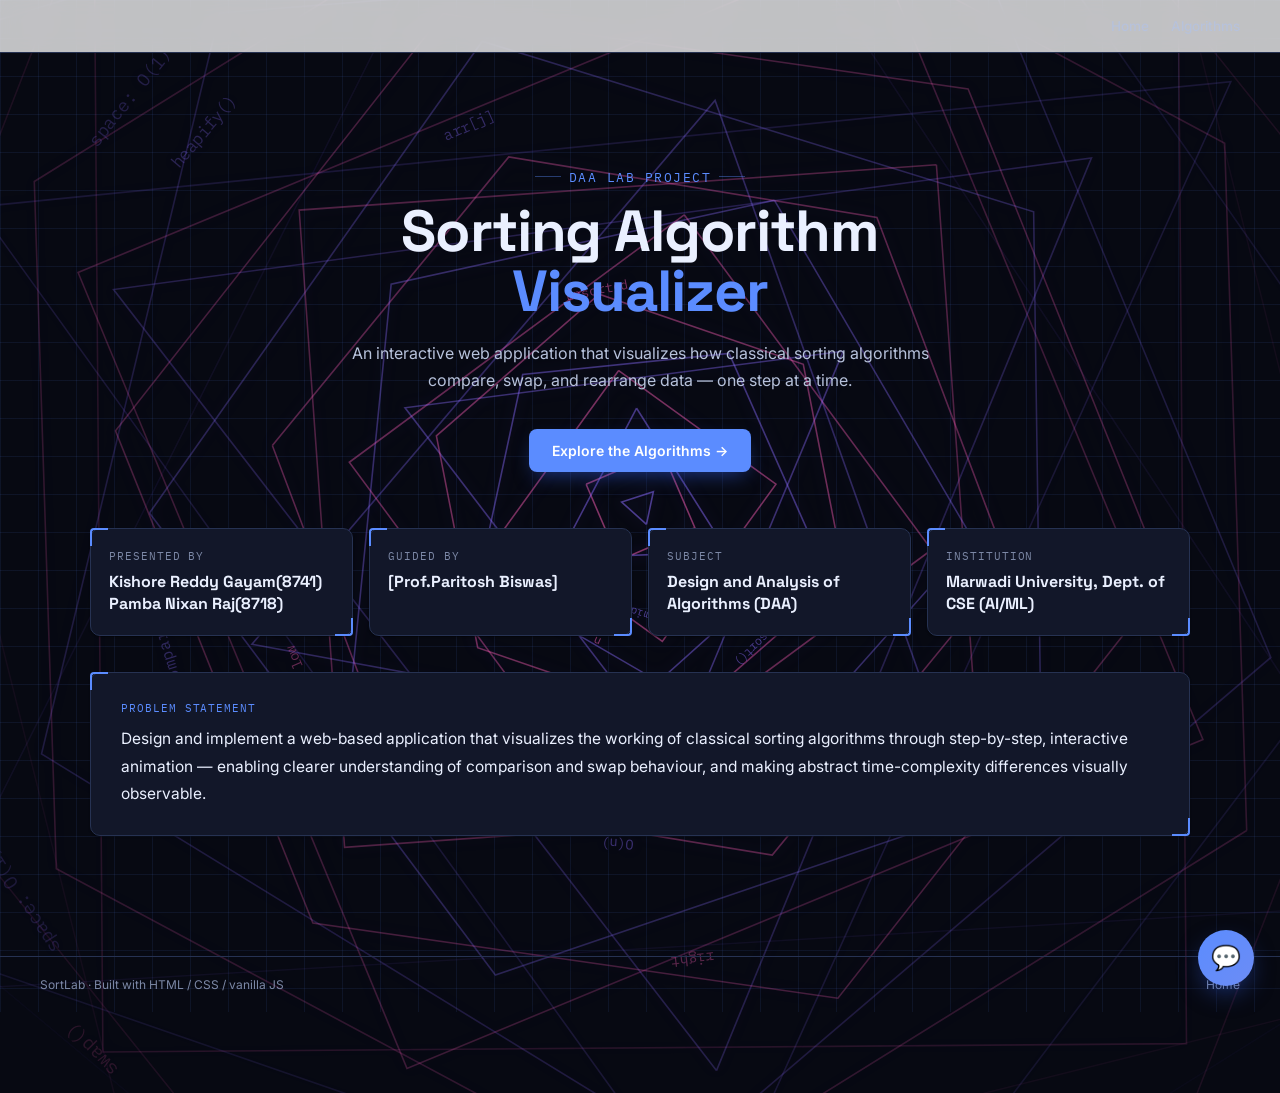
<file: index.html>
<!DOCTYPE html>
<html lang="en">
<head>
<meta charset="UTF-8">
<meta name="viewport" content="width=device-width, initial-scale=1.0">
<title>Sorting Algorithm Visualizer</title>
<link rel="preconnect" href="https://fonts.googleapis.com">
<link rel="preconnect" href="https://fonts.gstatic.com" crossorigin>
<link href="https://fonts.googleapis.com/css2?family=Space+Grotesk:wght@500;600;700&family=Inter:wght@400;500;600&family=IBM+Plex+Mono:wght@400;500;600&display=swap" rel="stylesheet">
<link rel="stylesheet" href="assets/style.css">
<script src="assets/data.js"></script>
<script>
  window.addEventListener('DOMContentLoaded', () => {
    document.getElementById('psText').textContent = PROJECT_INFO.problemStatement;
    document.getElementById('vStudent').textContent = PROJECT_INFO.studentName;
    document.getElementById('vFaculty').textContent = PROJECT_INFO.facultyName;
    document.getElementById('vSubject').textContent = PROJECT_INFO.subject;
    document.getElementById('vInstitution').textContent = PROJECT_INFO.institution;
  });
</script>
</head>
<body>

  <div class="bgfx-layer" id="bgfxLayer"></div>
  <div class="page-transition-overlay" id="ptOverlay"></div>

  <header class="site-header">
    <div></div>
    <nav class="nav-links">
      <a href="index.html">Home</a>
      <a href="algorithms.html">Algorithms</a>
    </nav>
  </header>

  <main class="page">
    <section class="cover-hero">
      <div class="cover-eyebrow">DAA Lab Project</div>
      <h1 class="cover-title">Sorting Algorithm<br><span class="accent">Visualizer</span></h1>
      <p class="cover-sub">An interactive web application that visualizes how classical sorting algorithms compare, swap, and rearrange data — one step at a time.</p>
      <div class="cover-actions">
        <a href="algorithms.html" class="btn btn-primary">Explore the Algorithms →</a>
      </div>

      <div class="info-grid">
        <div class="blueprint-panel info-card">
          <div class="label">Presented By</div>
          <div class="value" id="vStudent">—</div>
        </div>
        <div class="blueprint-panel info-card">
          <div class="label">Guided By</div>
          <div class="value" id="vFaculty">—</div>
        </div>
        <div class="blueprint-panel info-card">
          <div class="label">Subject</div>
          <div class="value" id="vSubject">—</div>
        </div>
        <div class="blueprint-panel info-card">
          <div class="label">Institution</div>
          <div class="value" id="vInstitution">—</div>
        </div>
      </div>

      <div class="blueprint-panel statement-panel">
        <div class="label">Problem Statement</div>
        <p id="psText">Loading…</p>
      </div>
    </section>
  </main>

  <footer class="site-footer">
    <span>SortLab · Built with HTML / CSS / vanilla JS</span>
    <span>Home</span>
  </footer>

  <!-- ---------------- SortLab assistant (rule-based, client-side chatbot) ---------------- -->
  <button class="chat-fab" id="chatFab" aria-label="Open SortLab assistant">💬</button>
  <div class="chat-window" id="chatWindow">
    <div class="chat-header">
      <div>
        <div class="title">SortLab Assistant</div>
        <div class="sub">ask about any algorithm</div>
      </div>
      <button class="chat-close" id="chatClose" aria-label="Close">✕</button>
    </div>
    <div class="chat-messages" id="chatMessages"></div>
    <div class="chat-suggestions" id="chatSuggestions"></div>
    <div class="chat-input-row">
      <input type="text" id="chatInput" placeholder="Ask a question or type an algorithm name…" autocomplete="off">
      <button id="chatSend">Send</button>
    </div>
  </div>

  <script src="assets/chatbot.js"></script>
  <script src="assets/tunnelfx.js"></script>
<script src="assets/bgfx.js"></script>
  <script src="assets/transitions.js"></script>
</body>
</html>
</file>
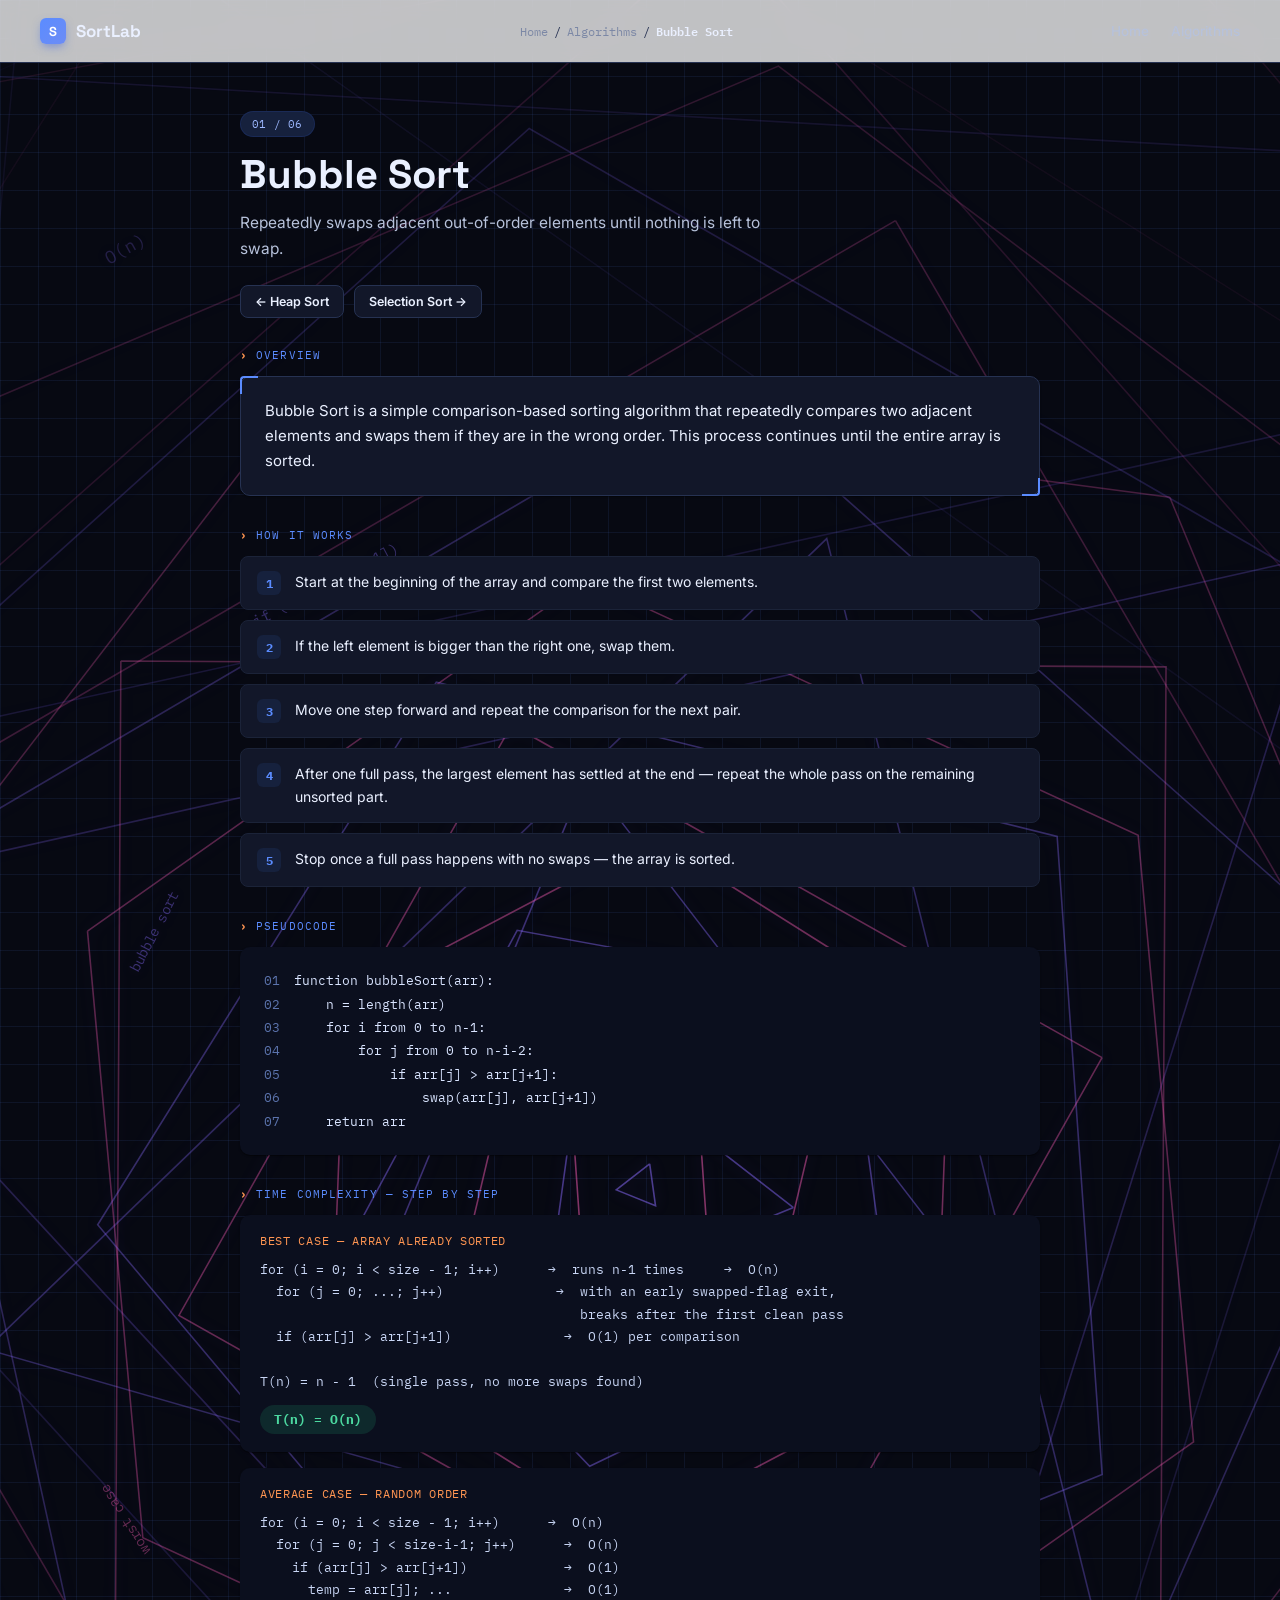
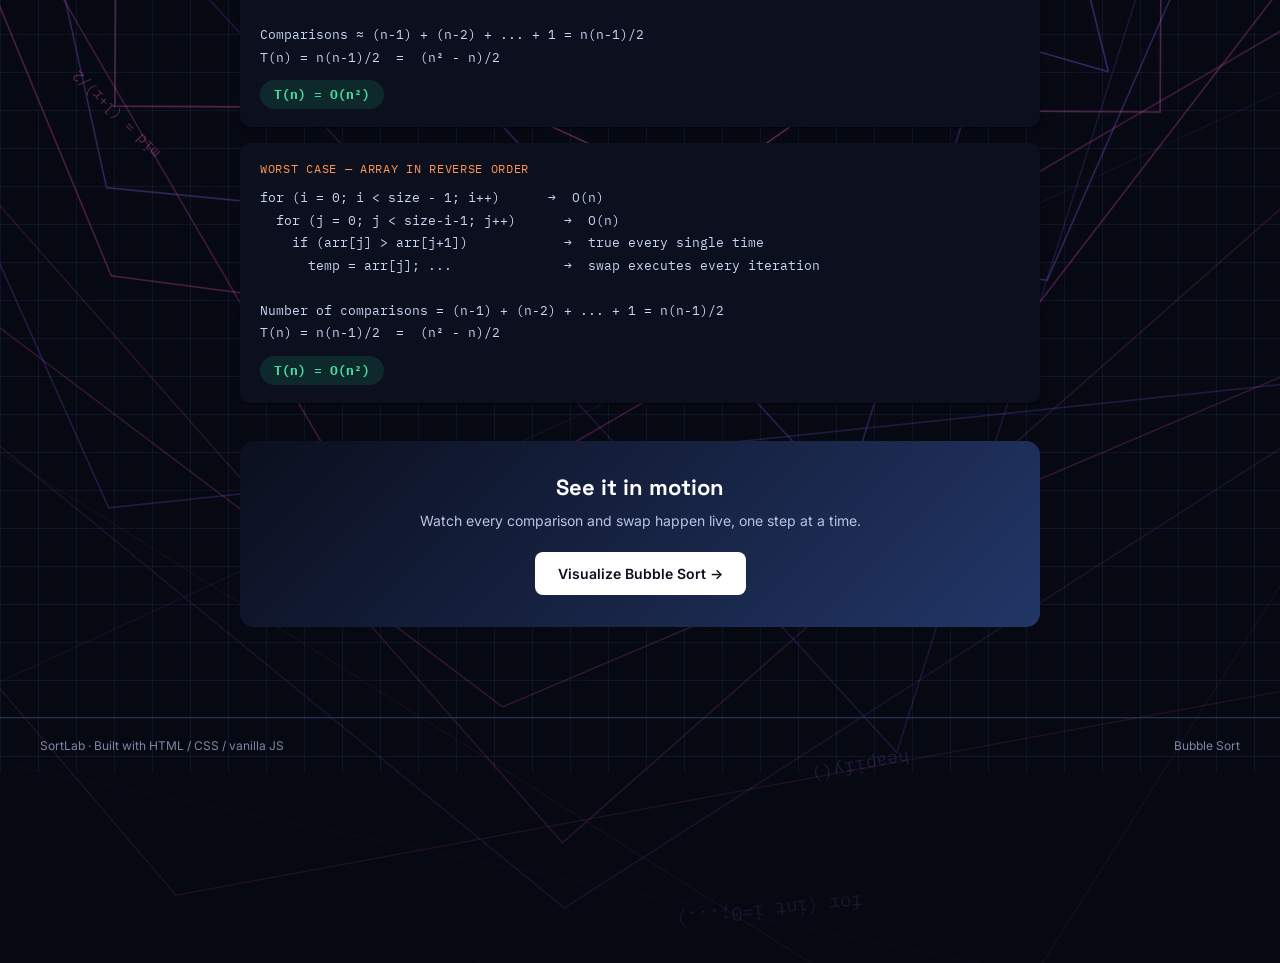
<file: algorithm.html>
<!DOCTYPE html>
<html lang="en">
<head>
<meta charset="UTF-8">
<meta name="viewport" content="width=device-width, initial-scale=1.0">
<title>Algorithm Detail — SortLab</title>
<link rel="preconnect" href="https://fonts.googleapis.com">
<link rel="preconnect" href="https://fonts.gstatic.com" crossorigin>
<link href="https://fonts.googleapis.com/css2?family=Space+Grotesk:wght@500;600;700&family=Inter:wght@400;500;600&family=IBM+Plex+Mono:wght@400;500;600&display=swap" rel="stylesheet">
<link rel="stylesheet" href="assets/style.css">
</head>
<body>

  <div class="bgfx-layer" id="bgfxLayer"></div>
  <div class="page-transition-overlay" id="ptOverlay"></div>

  <header class="site-header">
    <div class="logo"><span class="mark">S</span> SortLab</div>
    <div class="breadcrumb">
      <a href="index.html">Home</a><span class="sep">/</span>
      <a href="algorithms.html">Algorithms</a><span class="sep">/</span>
      <span class="current" id="crumbName">…</span>
    </div>
    <nav class="nav-links">
      <a href="index.html">Home</a>
      <a href="algorithms.html">Algorithms</a>
    </nav>
  </header>

  <main class="page page-narrow" id="content">
    <!-- filled by script -->
  </main>

  <footer class="site-footer">
    <span>SortLab · Built with HTML / CSS / vanilla JS</span>
    <span id="footTag">—</span>
  </footer>

<script src="assets/data.js"></script>
<script>
  function getAlgoSlug(){
    const params = new URLSearchParams(window.location.search);
    const slug = params.get('algo');
    return (slug && ALGO_DATA[slug]) ? slug : 'bubble';
  }

  window.addEventListener('DOMContentLoaded', () => {
    const slug = getAlgoSlug();
    const algo = ALGO_DATA[slug];
    document.title = `${algo.name} — SortLab`;
    document.getElementById('crumbName').textContent = algo.name;
    document.getElementById('footTag').textContent = algo.name;

    const idx = ALGO_LIST.indexOf(slug);
    const prevSlug = ALGO_LIST[(idx - 1 + ALGO_LIST.length) % ALGO_LIST.length];
    const nextSlug = ALGO_LIST[(idx + 1) % ALGO_LIST.length];

    const howStepsHtml = algo.howItWorks.map((step, i) => `
      <li>
        <span class="num">${i+1}</span>
        <span class="text">${step}</span>
      </li>
    `).join('');

    const derivOrder = ['best','avg','worst'];
    const deriv = algo.complexityDerivation || {};
    const derivHtml = derivOrder.map(k => {
      const d = deriv[k];
      if (!d) return '';
      return `
        <div class="deriv-block">
          <div class="deriv-label">${escapeHtml(d.label)}</div>
          <div class="deriv-lines">${d.lines.map(escapeHtml).join('\n')}</div>
          <div class="deriv-result">${escapeHtml(d.result)}</div>
        </div>`;
    }).join('');

    document.getElementById('content').innerHTML = `
      <div class="detail-hero">
        <div>
          <span class="pill">0${idx+1} / 06</span>
          <h1 style="margin-top:12px;">${algo.name}</h1>
          <p class="tagline">${algo.tagline}</p>
        </div>
        <div style="display:flex; gap:10px;">
          <a href="algorithm.html?algo=${prevSlug}" class="btn btn-outline btn-sm">← ${ALGO_DATA[prevSlug].name}</a>
          <a href="algorithm.html?algo=${nextSlug}" class="btn btn-outline btn-sm">${ALGO_DATA[nextSlug].name} →</a>
        </div>
      </div>

      <div class="section-block">
        <div class="label">Overview</div>
        <div class="blueprint-panel" style="padding:22px 24px;">
          <p style="color:var(--ink); font-size:15px;">${algo.description}</p>
        </div>
      </div>

      <div class="section-block">
        <div class="label">How It Works</div>
        <ul class="how-steps">${howStepsHtml}</ul>
      </div>

      <div class="section-block">
        <div class="label">Pseudocode</div>
        <div class="pseudocode">${algo.pseudocode.split('\n').map((line,i)=>`<span class="ln">${String(i+1).padStart(2,'0')}</span>${escapeHtml(line)}`).join('\n')}</div>
      </div>

      <div class="section-block">
        <div class="label">Time Complexity — Step by Step</div>
        <div class="deriv-grid">${derivHtml}</div>
      </div>

      <div class="detail-cta">
        <h2>See it in motion</h2>
        <p>Watch every comparison and swap happen live, one step at a time.</p>
        <a href="visualizer.html?algo=${slug}" class="btn btn-primary">Visualize ${algo.name} →</a>
      </div>
    `;
  });

  function escapeHtml(str){
    return str.replace(/&/g,'&amp;').replace(/</g,'&lt;').replace(/>/g,'&gt;');
  }
</script>

<script src="assets/tunnelfx.js"></script>
<script src="assets/bgfx.js"></script>
<script src="assets/transitions.js"></script>
</body>
</html>
</file>
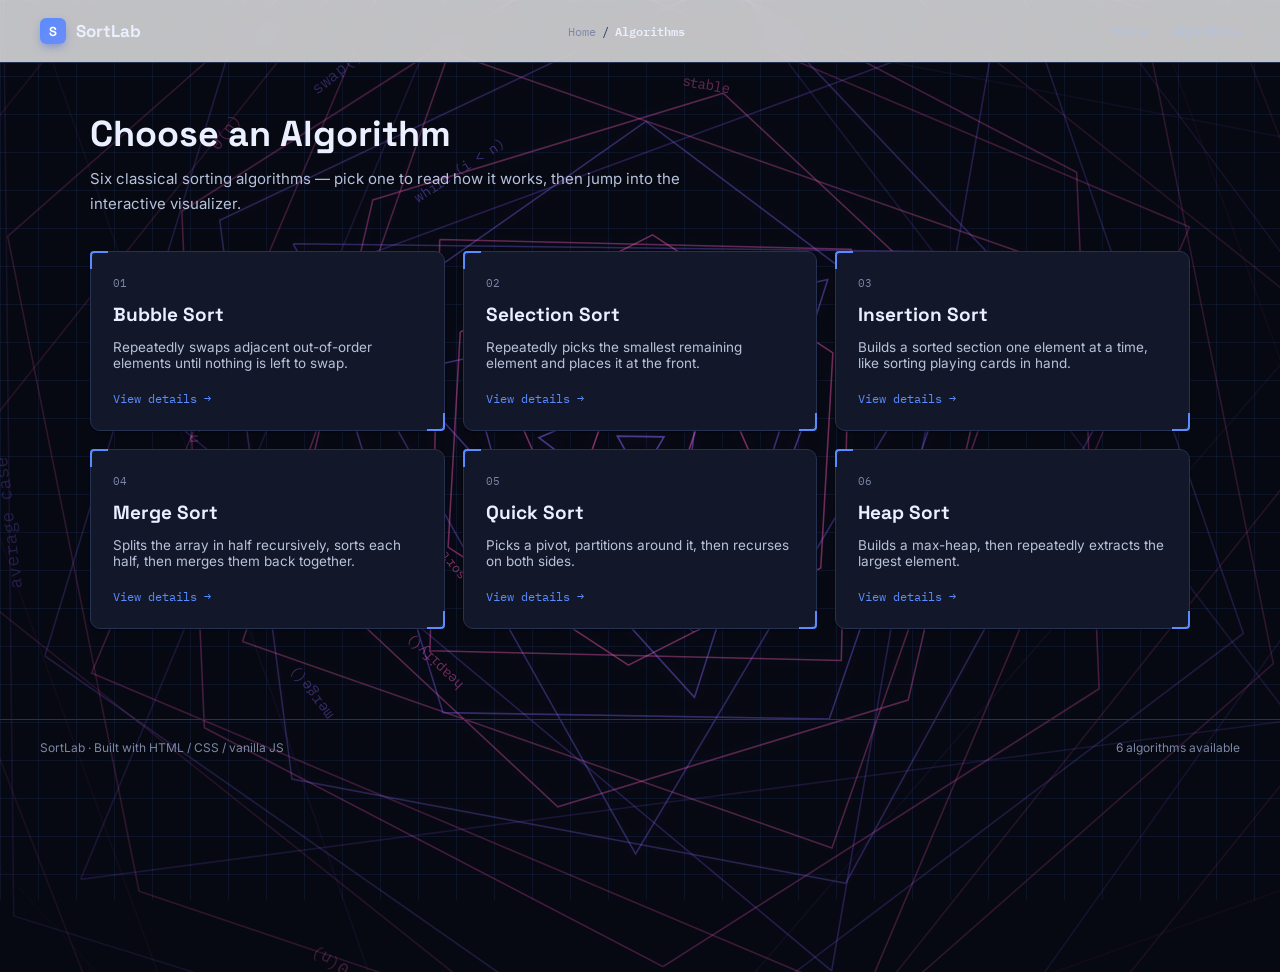
<file: algorithms.html>
<!DOCTYPE html>
<html lang="en">
<head>
<meta charset="UTF-8">
<meta name="viewport" content="width=device-width, initial-scale=1.0">
<title>Algorithms — SortLab</title>
<link rel="preconnect" href="https://fonts.googleapis.com">
<link rel="preconnect" href="https://fonts.gstatic.com" crossorigin>
<link href="https://fonts.googleapis.com/css2?family=Space+Grotesk:wght@500;600;700&family=Inter:wght@400;500;600&family=IBM+Plex+Mono:wght@400;500;600&display=swap" rel="stylesheet">
<link rel="stylesheet" href="assets/style.css">
</head>
<body>

  <div class="bgfx-layer" id="bgfxLayer"></div>
  <div class="page-transition-overlay" id="ptOverlay"></div>

  <header class="site-header">
    <div class="logo"><span class="mark">S</span> SortLab</div>
    <div class="breadcrumb">
      <a href="index.html">Home</a><span class="sep">/</span><span class="current">Algorithms</span>
    </div>
    <nav class="nav-links">
      <a href="index.html">Home</a>
      <a href="algorithms.html">Algorithms</a>
    </nav>
  </header>

  <main class="page">
    <div class="page-heading">
      <h1>Choose an Algorithm</h1>
      <p>Six classical sorting algorithms — pick one to read how it works, then jump into the interactive visualizer.</p>
    </div>

    <div class="algo-grid" id="algoGrid"></div>
  </main>

  <footer class="site-footer">
    <span>SortLab · Built with HTML / CSS / vanilla JS</span>
    <span>6 algorithms available</span>
  </footer>

<script src="assets/data.js"></script>
<script>
  window.addEventListener('DOMContentLoaded', () => {
    const grid = document.getElementById('algoGrid');
    ALGO_LIST.forEach((slug, idx) => {
      const algo = ALGO_DATA[slug];
      const card = document.createElement('a');
      card.href = `algorithm.html?algo=${slug}`;
      card.className = 'blueprint-panel algo-card';
      card.innerHTML = `
        <div class="index">0${idx+1}</div>
        <h3>${algo.name}</h3>
        <div class="tagline">${algo.tagline}</div>
        <div class="go">View details →</div>
      `;
      grid.appendChild(card);
    });
  });
</script>

<script src="assets/tunnelfx.js"></script>
<script src="assets/bgfx.js"></script>
<script src="assets/transitions.js"></script>
</body>
</html>
</file>
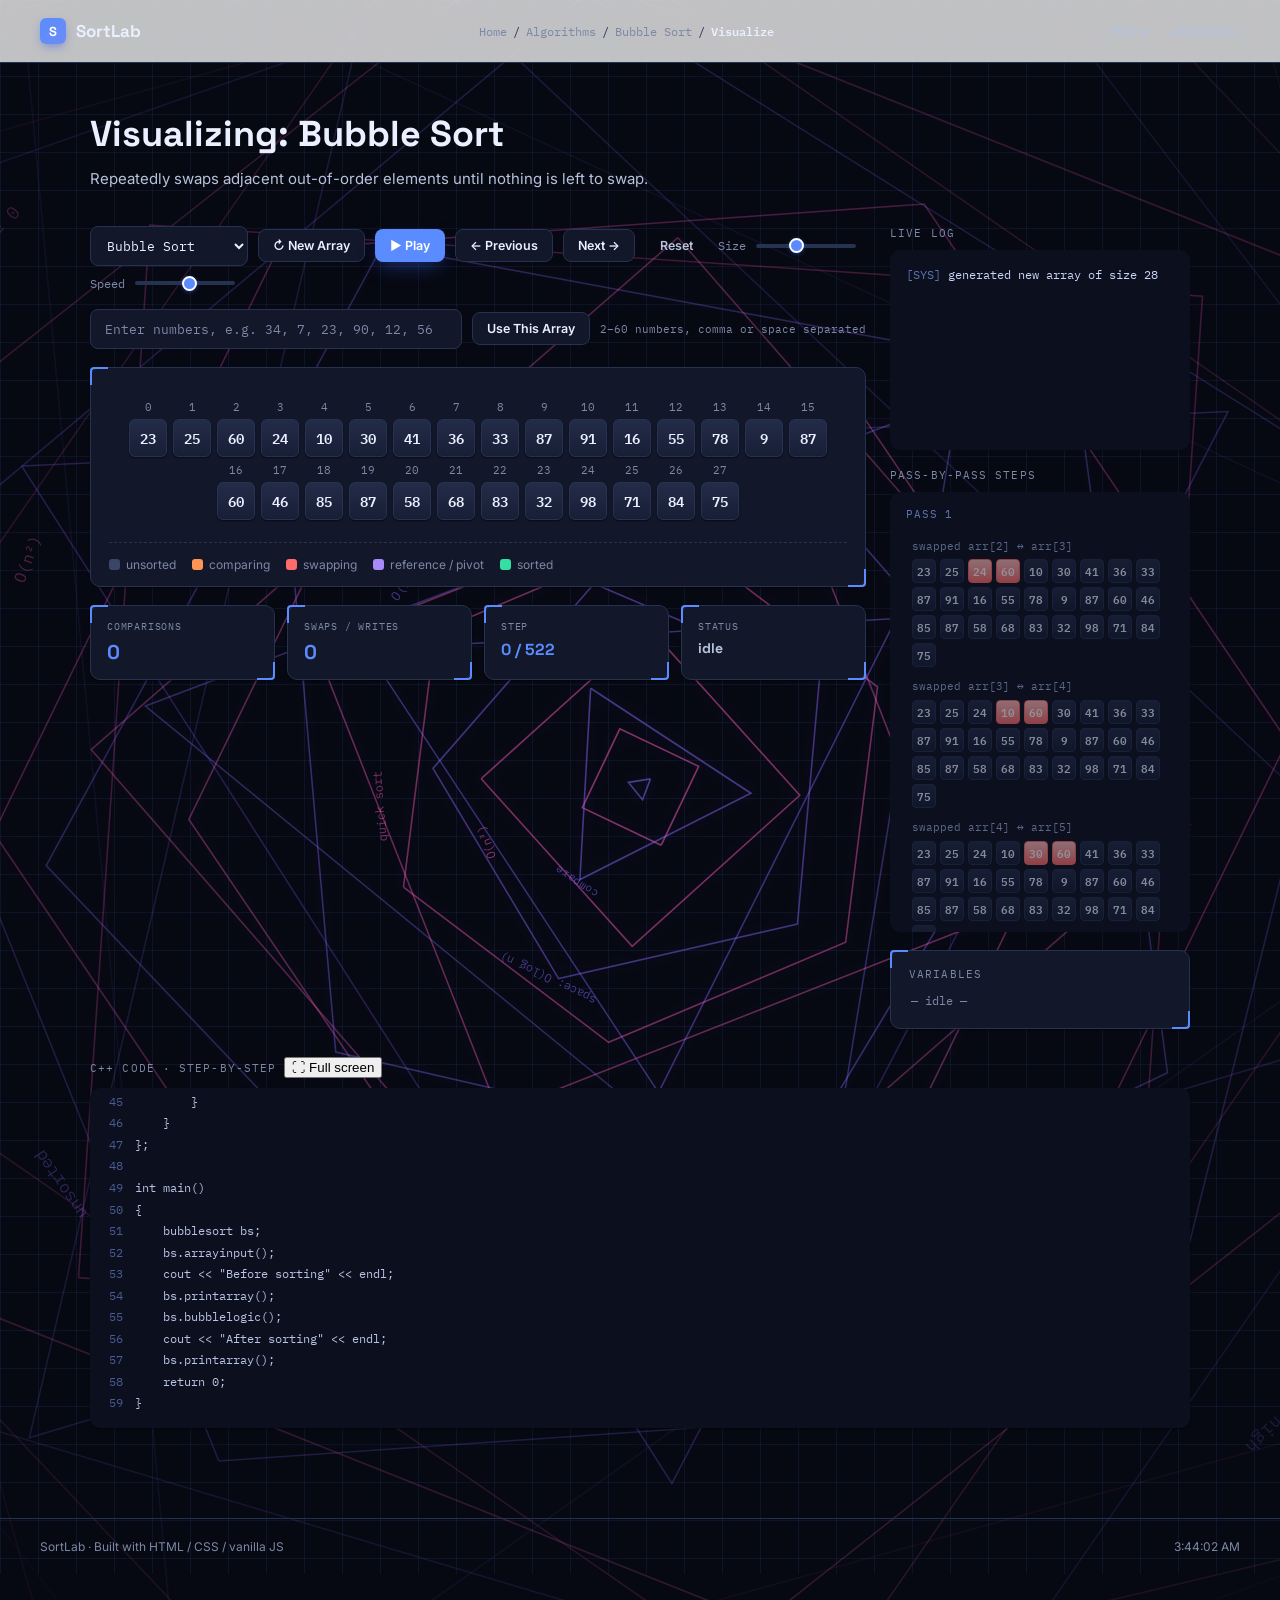
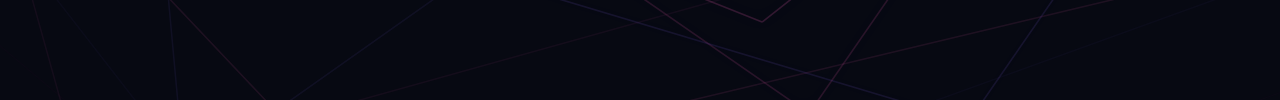
<file: visualizer.html>
<!DOCTYPE html>
<html lang="en">
<head>
<meta charset="UTF-8">
<meta name="viewport" content="width=device-width, initial-scale=1.0">
<title>Visualize — SortLab</title>
<link rel="preconnect" href="https://fonts.googleapis.com">
<link rel="preconnect" href="https://fonts.gstatic.com" crossorigin>
<link href="https://fonts.googleapis.com/css2?family=Space+Grotesk:wght@500;600;700&family=Inter:wght@400;500;600&family=IBM+Plex+Mono:wght@400;500;600&display=swap" rel="stylesheet">
<link rel="stylesheet" href="assets/style.css">
</head>
<body>

  <div class="bgfx-layer" id="bgfxLayer"></div>
  <div class="page-transition-overlay" id="ptOverlay"></div>

  <header class="site-header">
    <div class="logo"><span class="mark">S</span> SortLab</div>
    <div class="breadcrumb">
      <a href="index.html">Home</a><span class="sep">/</span>
      <a href="algorithms.html">Algorithms</a><span class="sep">/</span>
      <a href="#" id="crumbAlgoLink">…</a><span class="sep">/</span>
      <span class="current">Visualize</span>
    </div>
    <nav class="nav-links">
      <a href="index.html">Home</a>
      <a href="algorithms.html">Algorithms</a>
    </nav>
  </header>

  <main class="page">
    <div class="page-heading">
      <h1 id="pageTitle">Visualizing…</h1>
      <p id="pageTagline">—</p>
    </div>

    <div class="viz-grid">

      <!-- MAIN COLUMN -->
      <div>
        <div class="viz-toolbar">
          <select class="viz-select" id="algoSelect"></select>
          <button class="btn btn-outline btn-sm" id="generateBtn">↻ New Array</button>
          <button class="btn btn-primary btn-sm" id="playBtn">▶ Play</button>
          <button class="btn btn-outline btn-sm" id="stepBackBtn">← Previous</button>
          <button class="btn btn-outline btn-sm" id="stepFwdBtn">Next →</button>
          <button class="btn btn-ghost btn-sm" id="resetBtn">Reset</button>

          <div class="slider-group">
            <label for="sizeSlider">Size</label>
            <input type="range" id="sizeSlider" min="8" max="60" value="28">
          </div>
          <div class="slider-group">
            <label for="speedSlider">Speed</label>
            <input type="range" id="speedSlider" min="1" max="10" value="6">
          </div>
        </div>

        <div class="custom-input-row">
          <input type="text" id="customArrayInput" placeholder="Enter numbers, e.g. 34, 7, 23, 90, 12, 56" autocomplete="off">
          <button class="btn btn-outline btn-sm" id="useCustomBtn">Use This Array</button>
          <span class="input-hint" id="inputHint">2–60 numbers, comma or space separated</span>
        </div>

        <div class="blueprint-panel viz-frame viz-3d">
          <div class="array-boxes" id="arrayBoxes"></div>
          <div class="legend">
            <div class="legend-item"><span class="swatch" style="background:#3A4568"></span>unsorted</div>
            <div class="legend-item"><span class="swatch" style="background:var(--amber)"></span>comparing</div>
            <div class="legend-item"><span class="swatch" style="background:var(--red-bar)"></span>swapping</div>
            <div class="legend-item"><span class="swatch" style="background:var(--violet-bar)"></span>reference / pivot</div>
            <div class="legend-item"><span class="swatch" style="background:var(--green)"></span>sorted</div>
          </div>
        </div>

        <div class="stats-row">
          <div class="blueprint-panel stat-box">
            <div class="stat-label">Comparisons</div>
            <div class="stat-value" id="statCompare">0</div>
          </div>
          <div class="blueprint-panel stat-box">
            <div class="stat-label">Swaps / Writes</div>
            <div class="stat-value" id="statSwap">0</div>
          </div>
          <div class="blueprint-panel stat-box">
            <div class="stat-label">Step</div>
            <div class="stat-value" id="statStep" style="font-size:16px;">0 / 0</div>
          </div>
          <div class="blueprint-panel stat-box">
            <div class="stat-label">Status</div>
            <div class="stat-value" id="statStatus" style="color:var(--slate); font-size:14px;">idle</div>
          </div>
        </div>
      </div>

      <!-- SIDE COLUMN -->
      <div class="side-stack">
        <div>
          <div class="section-label">Live Log</div>
          <div class="console" id="consoleLog"></div>
        </div>

        <div class="pass-console-wrap">
          <div class="section-label">Pass-by-Pass Steps</div>
          <div class="pass-console" id="passLog"></div>
        </div>

        <div class="blueprint-panel vars-box" id="varsBox">
          <div class="section-label" style="margin-bottom:8px;">Variables</div>
          <div class="vars-grid" id="varsGrid"></div>
        </div>
      </div>

    </div>

    <div class="code-section-full">
      <div class="section-label code-label-row">
        <span>C++ Code · step-by-step</span>
        <button class="code-expand-btn" id="codeExpandBtn" type="button">⛶ Full screen</button>
      </div>
      <div class="code-panel" id="codePanel"></div>
    </div>
  </main>

  <!-- ---------------- full-screen C++ code overlay ---------------- -->
  <div class="code-modal-backdrop" id="codeModalBackdrop">
    <div class="code-modal">
      <div class="code-modal-header">
        <span id="codeModalTitle">C++ Code</span>
        <button class="code-modal-close" id="codeModalClose" type="button">✕ Close</button>
      </div>
      <div class="code-panel code-panel-large" id="codePanelLarge"></div>
    </div>
  </div>

  <footer class="site-footer">
    <span>SortLab · Built with HTML / CSS / vanilla JS</span>
    <span id="clock">ready</span>
  </footer>

<script src="assets/data.js"></script>
<script src="assets/sorter.js"></script>
<script src="assets/codeviz.js"></script>
<script>
(function(){
  "use strict";

  function getAlgoSlugFromUrl(){
    const params = new URLSearchParams(window.location.search);
    const slug = params.get('algo');
    return (slug && ALGO_DATA[slug]) ? slug : 'bubble';
  }

  let currentAlgo = getAlgoSlugFromUrl();
  let array = [];
  let baseArraySnapshot = [];
  let steps = [];
  let stepIndex = 0;
  let playing = false;
  let playTimer = null;

  const els = {};
  ['arrayBoxes','algoSelect','generateBtn','playBtn','stepBackBtn','stepFwdBtn','resetBtn',
   'sizeSlider','speedSlider','statCompare','statSwap','statStep','statStatus',
   'consoleLog','codePanel','codePanelLarge','codeExpandBtn','codeModalBackdrop','codeModalClose','codeModalTitle',
   'varsGrid','clock','customArrayInput','useCustomBtn','inputHint',
   'pageTitle','pageTagline','crumbAlgoLink','passLog'].forEach(id => els[id] = document.getElementById(id));

  function populateAlgoSelect(){
    els.algoSelect.innerHTML = ALGO_LIST.map(slug =>
      `<option value="${slug}" ${slug===currentAlgo?'selected':''}>${ALGO_DATA[slug].name}</option>`
    ).join('');
  }

  function refreshHeaderForAlgo(){
    const d = ALGO_DATA[currentAlgo];
    els.pageTitle.textContent = `Visualizing: ${d.name}`;
    els.pageTagline.textContent = d.tagline;
    els.crumbAlgoLink.textContent = d.name;
    els.crumbAlgoLink.href = `algorithm.html?algo=${currentAlgo}`;
    document.title = `Visualize ${d.name} — SortLab`;
    els.codeModalTitle.textContent = `${d.name} — C++ Code`;
    renderCodePanel(els.codePanel, currentAlgo);
    renderCodePanel(els.codePanelLarge, currentAlgo);
  }

  /* -------- variables mini panel (PythonTutor-style state view) -------- */
  function renderVars(step){
    if (!step){ els.varsGrid.innerHTML = `<div class="var-empty">— idle —</div>`; return; }
    const rows = [];
    if (step.type === 'compare' || step.type === 'swap'){
      rows.push(['i', step.i]); rows.push(['j', step.j]);
    } else if (step.type === 'overwrite'){
      rows.push(['k', step.i]); rows.push(['value', step.value]);
    } else if (step.type === 'pivot'){
      rows.push(['index', step.i]);
    } else if (step.type === 'sorted'){
      rows.push(['locked idx', step.i]);
    }
    els.varsGrid.innerHTML = rows.length
      ? rows.map(([k,v]) => `<div class="var-row"><span class="var-name">${k}</span><span class="var-val">${v}</span></div>`).join('')
      : `<div class="var-empty">— idle —</div>`;
  }

  // ---------------- array generation ----------------
  function generateArray(){
    const size = parseInt(els.sizeSlider.value, 10);
    array = Array.from({length:size}, () => Math.floor(Math.random()*95)+5);
    baseArraySnapshot = array.slice();
    rebuildStepsAndReset();
    logLine({kind:'sys', tag:'SYS', text:`generated new array of size ${size}`});
  }

  function rebuildStepsAndReset(){
    pause();
    steps = recordSortSteps(baseArraySnapshot, currentAlgo);
    renderPassLog();
    goToStep(0, {clearLog:true});
  }

  // ---------------- pass-by-pass step log (stacked array snapshots) ----------------
  // A "pass" boundary is drawn right after a run of consecutive 'sorted'
  // events — for Bubble/Selection/Insertion that lines up with a literal
  // pass; for Merge/Quick/Heap it lines up with a natural phase boundary.
  function buildPassGroups(){
    const groups = [];
    let current = [];
    for (let i = 0; i < steps.length; i++){
      current.push({ step: steps[i], index: i });
      const isSorted = steps[i].type === 'sorted';
      const nextIsSorted = (i + 1 < steps.length) && steps[i + 1].type === 'sorted';
      if (isSorted && !nextIsSorted){
        groups.push(current);
        current = [];
      }
    }
    if (current.length) groups.push(current);
    return groups;
  }

  // walk every step once, recording the full array + highlight state AFTER
  // each step, so the pass log can show a snapshot at any point in history
  function computeSnapshots(){
    const snapshots = [];
    const working = baseArraySnapshot.slice();
    const sortedSet = new Set();
    for (let i = 0; i < steps.length; i++){
      const step = steps[i];
      let highlight = {};
      if (step.type === 'compare'){
        highlight = { compare:[step.i, step.j] };
      } else if (step.type === 'swap'){
        const tmp = working[step.i]; working[step.i] = working[step.j]; working[step.j] = tmp;
        highlight = { swap:[step.i, step.j] };
      } else if (step.type === 'overwrite'){
        working[step.i] = step.value;
        highlight = { swap:[step.i] };
      } else if (step.type === 'sorted'){
        sortedSet.add(step.i);
      } else if (step.type === 'pivot'){
        highlight = { pivot:[step.i] };
      }
      snapshots.push({ array: working.slice(), highlight, sortedSet: new Set(sortedSet) });
    }
    return snapshots;
  }

  function miniBoxesHtml(snapshot){
    const { array, highlight, sortedSet } = snapshot;
    return array.map((val, i) => {
      const cls = ['mini-box'];
      if (highlight.compare && highlight.compare.includes(i)) cls.push('compare');
      if (highlight.swap && highlight.swap.includes(i)) cls.push('swap');
      if (highlight.pivot && highlight.pivot.includes(i)) cls.push('pivot');
      if (sortedSet.has(i)) cls.push('sorted');
      return `<span class="${cls.join(' ')}">${val}</span>`;
    }).join('');
  }

  function renderPassLog(){
    if (!els.passLog) return;
    if (!steps.length){
      els.passLog.innerHTML = `<div class="pass-log-empty">— no steps yet —</div>`;
      return;
    }
    const snapshots = computeSnapshots();
    const groups = buildPassGroups();

    els.passLog.innerHTML = groups.map((group, gi) => {
      const rows = [];
      group.forEach(({ step, index }) => {
        if (step.type === 'swap' || step.type === 'overwrite'){
          const snap = snapshots[index];
          const label = step.type === 'swap'
            ? `swapped arr[${step.i}] \u2194 arr[${step.j}]`
            : `arr[${step.i}] = ${step.value}`;
          rows.push(`<div class="pass-row" data-step-index="${index}">
              <div class="pass-row-label">${label}</div>
              <div class="mini-array">${miniBoxesHtml(snap)}</div>
            </div>`);
        }
      });
      if (!rows.length){
        rows.push(`<div class="pass-row-note">no swaps this pass — already in order</div>`);
      }
      const lastIdx = group[group.length - 1].index;
      const finalSnap = snapshots[lastIdx];
      rows.push(`<div class="pass-row pass-row-final" data-step-index="${lastIdx}">
          <div class="pass-row-label">end of Pass ${gi + 1} — next element locked in place</div>
          <div class="mini-array">${miniBoxesHtml(finalSnap)}</div>
        </div>`);

      return `<div class="pass-divider">Pass ${gi + 1}</div>${rows.join('')}`;
    }).join('');
  }

  function highlightPassLog(n){
    if (!els.passLog) return;
    const rows = els.passLog.querySelectorAll('.pass-row[data-step-index]');
    let currentRow = null, bestIdx = -1;
    rows.forEach(row => {
      const idx = parseInt(row.dataset.stepIndex, 10);
      row.classList.remove('done', 'current');
      if (idx <= n - 1){
        row.classList.add('done');
        if (idx > bestIdx){ bestIdx = idx; currentRow = row; }
      }
    });
    if (currentRow){
      currentRow.classList.remove('done');
      currentRow.classList.add('current');
      currentRow.scrollIntoView({ block: 'nearest', behavior: 'smooth' });
    }
  }

  // ---------------- rendering: index-box array (with FLIP swap animation) ----------------
  function renderBoxes(arr, highlight){
    highlight = highlight || {};
    const container = els.arrayBoxes;
    const doSwapAnim = highlight.swap && highlight.swap.length === 2;

    // capture old on-screen positions before we rebuild, so a swap can
    // animate FROM its previous slot TO its new one (FLIP technique)
    const oldRects = {};
    if (doSwapAnim){
      container.querySelectorAll('.array-box').forEach((box) => {
        oldRects[box.dataset.i] = box.getBoundingClientRect();
      });
    }

    container.innerHTML = '';
    const sortedSet = highlight.sortedSet || new Set();
    arr.forEach((val, i) => {
      const box = document.createElement('div');
      box.className = 'array-box';
      box.dataset.i = i;
      if (highlight.compare && highlight.compare.includes(i)) box.classList.add('compare');
      if (highlight.swap && highlight.swap.includes(i)) box.classList.add('swap');
      if (highlight.pivot && highlight.pivot.includes(i)) box.classList.add('pivot');
      if (sortedSet.has(i)) box.classList.add('sorted');
      box.innerHTML = `<span class="idx">${i}</span><span class="val">${val}</span>`;
      container.appendChild(box);
    });

    if (doSwapAnim){
      const [ia, ib] = highlight.swap;
      const boxA = container.querySelector(`.array-box[data-i="${ia}"]`);
      const boxB = container.querySelector(`.array-box[data-i="${ib}"]`);
      if (boxA && boxB && oldRects[ia] && oldRects[ib]){
        const newRectA = boxA.getBoundingClientRect();
        const newRectB = boxB.getBoundingClientRect();
        const dxA = oldRects[ib].left - newRectA.left;
        const dxB = oldRects[ia].left - newRectB.left;
        [[boxA, dxA], [boxB, dxB]].forEach(([box, dx]) => {
          box.style.transition = 'none';
          box.style.transform = `translateX(${dx}px)`;
          void box.offsetWidth; // force reflow to lock in the starting position
          box.style.transition = '';
          requestAnimationFrame(() => { box.style.transform = ''; });
        });

        // brief "swap direction" indicator between the two boxes
        const midX = (newRectA.left + newRectB.left) / 2 + newRectA.width / 2;
        const containerRect = container.getBoundingClientRect();
        const indicator = document.createElement('div');
        indicator.className = 'swap-indicator';
        indicator.textContent = '⇄';
        indicator.style.left = (midX - containerRect.left) + 'px';
        indicator.style.top = '0px';
        container.appendChild(indicator);
        setTimeout(() => indicator.remove(), 600);
      }
    }
  }

  function updateStats(comparisons, swaps){
    els.statCompare.textContent = comparisons;
    els.statSwap.textContent = swaps;
    els.statStep.textContent = `${stepIndex} / ${steps.length}`;
  }

  function setStatus(text){ els.statStatus.textContent = text; }

  function clearConsole(){ els.consoleLog.innerHTML = ''; }

  function logLine(entry){
    const div = document.createElement('div');
    div.className = 'console-line ' + (entry.kind || '');
    div.innerHTML = entry.tag ? `<span class="tag">[${entry.tag}]</span> ${entry.text}` : entry.text;
    els.consoleLog.appendChild(div);
    els.consoleLog.scrollTop = els.consoleLog.scrollHeight;
  }

  // ---------------- core navigation: replay from scratch to step N ----------------
  // This makes "Previous" trivially correct: we just replay history up to N-1.
  function goToStep(n){
    n = Math.max(0, Math.min(steps.length, n));
    pause();

    const workingArr = baseArraySnapshot.slice();
    const sortedSet = new Set();
    let comparisons = 0, swaps = 0;
    let lastHighlight = {};

    clearConsole();

    for (let i=0;i<n;i++){
      const step = steps[i];
      if (step.type === 'compare'){
        comparisons++;
        lastHighlight = { compare:[step.i, step.j] };
      } else if (step.type === 'swap'){
        swaps++;
        const tmp = workingArr[step.i]; workingArr[step.i] = workingArr[step.j]; workingArr[step.j] = tmp;
        lastHighlight = { swap:[step.i, step.j] };
      } else if (step.type === 'overwrite'){
        swaps++;
        workingArr[step.i] = step.value;
        lastHighlight = { swap:[step.i] };
      } else if (step.type === 'sorted'){
        sortedSet.add(step.i);
        lastHighlight = {};
      } else if (step.type === 'pivot'){
        lastHighlight = { pivot:[step.i] };
      }
      const logEntry = stepLogLine(step);
      logLine(logEntry);
    }

    array = workingArr;
    stepIndex = n;
    lastHighlight.sortedSet = sortedSet;
    renderBoxes(array, lastHighlight);
    updateStats(comparisons, swaps);

    const lastStep = n > 0 ? steps[n-1] : null;
    highlightCodeLines(els.codePanel, currentAlgo, lastStep ? lastStep.type : null);
    highlightCodeLines(els.codePanelLarge, currentAlgo, lastStep ? lastStep.type : null);
    renderVars(lastStep);
    highlightPassLog(n);

    if (n >= steps.length){
      setStatus('sorted ✓');
      const fullSorted = new Set(array.map((_, i) => i));
      renderBoxes(array, { sortedSet: fullSorted });
    } else if (n === 0){
      setStatus('idle');
    } else {
      setStatus(playing ? 'running…' : 'paused');
    }
  }

  function stepForward(){ goToStep(stepIndex + 1); }
  function stepBackward(){ goToStep(stepIndex - 1); }

  function play(){
    if (playing || stepIndex >= steps.length) return;
    playing = true;
    els.playBtn.textContent = '⏸ Pause';
    setStatus('running…');
    tick();
  }

  function tick(){
    if (!playing) return;
    if (stepIndex >= steps.length){ pause(); return; }
    stepForward();
    if (stepIndex >= steps.length){ pause(); return; }
    const speed = parseInt(els.speedSlider.value, 10);
    const delay = 620 - speed * 55;
    playTimer = setTimeout(tick, Math.max(30, delay));
  }

  function pause(){
    playing = false;
    els.playBtn.textContent = '▶ Play';
    if (playTimer) clearTimeout(playTimer);
    if (stepIndex > 0 && stepIndex < steps.length) setStatus('paused');
  }

  // ---------------- custom array input ----------------
  function showInputHint(text, isError){
    els.inputHint.textContent = text;
    els.inputHint.classList.toggle('error', isError);
    els.customArrayInput.classList.toggle('input-error', isError);
  }

  function applyCustomArray(){
    const raw = els.customArrayInput.value.trim();
    if (!raw){ showInputHint('2–60 numbers, comma or space separated', false); return; }
    const parts = raw.split(/[\s,]+/).filter(Boolean);
    const nums = parts.map(p => Number(p));

    if (parts.length < 2 || parts.length > 60){ showInputHint('Enter between 2 and 60 numbers', true); return; }
    if (nums.some(n => Number.isNaN(n) || !Number.isFinite(n))){ showInputHint('Only numbers, comma or space separated please', true); return; }
    if (nums.some(n => n < 0 || n > 999)){ showInputHint('Keep numbers between 0 and 999', true); return; }

    baseArraySnapshot = nums.slice();
    els.sizeSlider.value = Math.min(60, Math.max(8, nums.length));
    rebuildStepsAndReset();
    logLine({kind:'sys', tag:'SYS', text:`custom array loaded (${nums.length} elements)`});
    showInputHint('2–60 numbers, comma or space separated', false);
  }

  // ---------------- UI wiring ----------------
  els.generateBtn.addEventListener('click', generateArray);
  els.playBtn.addEventListener('click', () => { playing ? pause() : play(); });
  els.stepFwdBtn.addEventListener('click', () => { pause(); stepForward(); });
  els.stepBackBtn.addEventListener('click', () => { pause(); stepBackward(); });
  els.resetBtn.addEventListener('click', () => { goToStep(0); logLine({kind:'sys', tag:'SYS', text:'playback reset'}); });
  els.sizeSlider.addEventListener('change', generateArray);
  els.useCustomBtn.addEventListener('click', applyCustomArray);
  els.customArrayInput.addEventListener('keydown', e => { if (e.key === 'Enter') applyCustomArray(); });

  els.algoSelect.addEventListener('change', () => {
    currentAlgo = els.algoSelect.value;
    const url = new URL(window.location);
    url.searchParams.set('algo', currentAlgo);
    window.history.replaceState({}, '', url);
    refreshHeaderForAlgo();
    rebuildStepsAndReset();
    logLine({kind:'sys', tag:'SYS', text:`switched algorithm to ${ALGO_DATA[currentAlgo].name}`});
  });

  els.codeExpandBtn.addEventListener('click', () => {
    els.codeModalBackdrop.classList.add('open');
    const activeLarge = els.codePanelLarge.querySelector('.code-line.active');
    if (activeLarge) activeLarge.scrollIntoView({ block:'center' });
  });
  els.codeModalClose.addEventListener('click', () => els.codeModalBackdrop.classList.remove('open'));
  els.codeModalBackdrop.addEventListener('click', (e) => {
    if (e.target === els.codeModalBackdrop) els.codeModalBackdrop.classList.remove('open');
  });
  document.addEventListener('keydown', (e) => {
    if (e.key === 'Escape') els.codeModalBackdrop.classList.remove('open');
  });

  function tickClock(){ els.clock.textContent = new Date().toLocaleTimeString(); }
  setInterval(tickClock, 1000);
  tickClock();

  // ---------------- init ----------------
  window.addEventListener('DOMContentLoaded', () => {
    populateAlgoSelect();
    refreshHeaderForAlgo();
    generateArray();
  });

})();
</script>

<script src="assets/tunnelfx.js"></script>
<script src="assets/bgfx.js"></script>
<script src="assets/transitions.js"></script>
</body>
</html>
</file>
<file: assets/style.css>
/* =========================================================
   SortLab — shared theme
   "Technical notebook / blueprint" aesthetic
   ========================================================= */

:root{
  --bg:        #070912;
  --bg-soft:   #0D1220;
  --paper:     #121729;
  --ink:       #EAF0FF;
  --slate:     #B7C2DB;
  --slate-dim: #7C88A6;
  --line:      #263252;
  --line-soft: #1B2338;

  --blue:      #5B8CFF;
  --blue-dim:  #16213D;
  --blue-ink:  #9DB8FF;

  --amber:     #FF9552;
  --amber-dim: #3A2416;

  --green:     #34E0A1;
  --green-dim: #0F3327;
  --red-bar:   #FF6B6B;
  --violet-bar:#A78BFA;

  --font-display: 'Space Grotesk', sans-serif;
  --font-body:    'Inter', sans-serif;
  --font-mono:    'IBM Plex Mono', monospace;

  --radius: 10px;
  --shadow-sm: 0 1px 2px rgba(0,0,0,0.35), 0 1px 1px rgba(0,0,0,0.25);
  --shadow-md: 0 8px 24px -8px rgba(0,0,0,0.5);
  --shadow-lg: 0 24px 60px -18px rgba(0,0,0,0.6);
}

*{ box-sizing:border-box; }
html{ scroll-behavior:smooth; }
body{
  margin:0;
  background:var(--bg);
  color:var(--slate);
  font-family:var(--font-body);
  -webkit-font-smoothing:antialiased;
  min-height:100vh;
  position:relative;
}

/* faint blueprint grid across every page */
body::before{
  content:"";
  position:fixed;
  inset:0;
  pointer-events:none;
  z-index:0;
  background-image:
    linear-gradient(rgba(91,140,255,0.09) 1px, transparent 1px),
    linear-gradient(90deg, rgba(91,140,255,0.09) 1px, transparent 1px);
  background-size:38px 38px;
}

a{ color:inherit; text-decoration:none; }
h1,h2,h3{ font-family:var(--font-display); color:var(--ink); margin:0; }
p{ margin:0; line-height:1.65; }

/* ---------------- corner-bracket panel, the signature motif ---------------- */
.blueprint-panel{
  position:relative;
  background:var(--paper);
  border:1px solid var(--line);
  border-radius:var(--radius);
  box-shadow:var(--shadow-sm);
}
.blueprint-panel::before,
.blueprint-panel::after,
.blueprint-panel .bp-tl,
.blueprint-panel .bp-tr{ content:""; }
.blueprint-panel{ --bp-size:16px; }
.blueprint-panel::before{
  position:absolute; top:-1px; left:-1px;
  width:var(--bp-size); height:var(--bp-size);
  border-top:2px solid var(--blue); border-left:2px solid var(--blue);
  border-top-left-radius:4px;
}
.blueprint-panel::after{
  position:absolute; bottom:-1px; right:-1px;
  width:var(--bp-size); height:var(--bp-size);
  border-bottom:2px solid var(--blue); border-right:2px solid var(--blue);
  border-bottom-right-radius:4px;
}

/* ---------------- top nav ---------------- */
.site-header{
  position:relative;
  z-index:2;
  display:flex;
  align-items:center;
  justify-content:space-between;
  padding:18px 40px;
  border-bottom:1px solid var(--line);
  background:rgba(255,255,255,0.75);
  backdrop-filter:blur(10px);
  position:sticky;
  top:0;
}
.logo{
  display:flex;
  align-items:center;
  gap:10px;
  font-family:var(--font-display);
  font-weight:700;
  font-size:17px;
  color:var(--ink);
}
.logo .mark{
  width:26px; height:26px;
  border-radius:6px;
  background:linear-gradient(135deg, var(--blue), #6C8CF5);
  display:flex; align-items:center; justify-content:center;
  color:#fff; font-size:13px; font-weight:800;
  box-shadow:0 4px 10px -2px rgba(47,93,227,0.5);
}
.breadcrumb{
  display:flex;
  align-items:center;
  gap:6px;
  font-family:var(--font-mono);
  font-size:12px;
  color:var(--slate-dim);
  flex-wrap:wrap;
}
.breadcrumb a:hover{ color:var(--blue); }
.breadcrumb .sep{ color:var(--line); }
.breadcrumb .current{ color:var(--ink); font-weight:600; }

.nav-links{ display:flex; gap:22px; font-size:13.5px; font-weight:500; }
.nav-links a{ color:var(--slate); transition:color .15s ease; }
.nav-links a:hover{ color:var(--blue); }

/* ---------------- buttons ---------------- */
.btn{
  display:inline-flex;
  align-items:center;
  gap:8px;
  font-family:var(--font-body);
  font-weight:600;
  font-size:14px;
  padding:12px 22px;
  border-radius:8px;
  border:1px solid transparent;
  cursor:pointer;
  transition:transform .15s ease, box-shadow .15s ease, background .15s ease, border-color .15s ease;
}
.btn:hover{ transform:translateY(-1px); }
.btn-primary{
  background:var(--blue);
  color:#fff;
  box-shadow:0 8px 20px -6px rgba(47,93,227,0.55);
}
.btn-primary:hover{ background:var(--blue-ink); box-shadow:0 10px 26px -6px rgba(47,93,227,0.65); }
.btn-outline{
  background:var(--paper);
  color:var(--ink);
  border-color:var(--line);
}
.btn-outline:hover{ border-color:var(--blue); color:var(--blue); }
.btn-ghost{
  background:transparent;
  color:var(--slate);
  padding:10px 14px;
}
.btn-ghost:hover{ color:var(--blue); }
.btn:disabled{ opacity:0.4; cursor:not-allowed; transform:none; }
.btn-sm{ padding:8px 14px; font-size:12.5px; }

.pill{
  display:inline-flex;
  align-items:center;
  gap:6px;
  font-family:var(--font-mono);
  font-size:11px;
  letter-spacing:0.02em;
  padding:5px 11px;
  border-radius:999px;
  background:var(--blue-dim);
  color:var(--blue-ink);
  border:1px solid rgba(47,93,227,0.15);
}
.pill.amber{ background:var(--amber-dim); color:var(--amber); border-color:rgba(226,102,45,0.18); }
.pill.green{ background:var(--green-dim); color:var(--green); border-color:rgba(30,158,108,0.18); }

/* ---------------- layout shells ---------------- */
.page{
  position:relative;
  z-index:1;
  max-width:1180px;
  margin:0 auto;
  padding:48px 40px 90px;
}
.page-narrow{ max-width:880px; }

@media (max-width:720px){
  .site-header{ padding:14px 18px; }
  .page{ padding:28px 18px 60px; }
  .nav-links{ display:none; }
}

/* ---------------- footer ---------------- */
.site-footer{
  position:relative; z-index:1;
  border-top:1px solid var(--line);
  padding:20px 40px;
  font-size:12px;
  color:var(--slate-dim);
  display:flex;
  justify-content:space-between;
  flex-wrap:wrap;
  gap:8px;
}

/* ---------------- cover page ---------------- */
.cover-hero{
  padding:60px 0 30px;
  text-align:center;
}
.cover-eyebrow{
  font-family:var(--font-mono);
  font-size:12.5px;
  letter-spacing:0.12em;
  text-transform:uppercase;
  color:var(--blue);
  margin-bottom:16px;
  display:inline-flex;
  align-items:center;
  gap:8px;
}
.cover-eyebrow::before, .cover-eyebrow::after{
  content:"";
  width:26px; height:1px;
  background:var(--blue);
  opacity:0.4;
}
.cover-title{
  font-size:clamp(34px, 6vw, 58px);
  font-weight:700;
  letter-spacing:-0.02em;
  line-height:1.05;
  margin-bottom:18px;
}
.cover-title .accent{ color:var(--blue); }
.cover-sub{
  max-width:620px;
  margin:0 auto 34px;
  font-size:16px;
  color:var(--slate);
  line-height:1.7;
}
.cover-actions{ display:flex; justify-content:center; gap:14px; margin-bottom:56px; flex-wrap:wrap; }

.info-grid{
  display:grid;
  grid-template-columns:repeat(4, 1fr);
  gap:16px;
  margin-top:10px;
}
@media (max-width:820px){ .info-grid{ grid-template-columns:repeat(2,1fr); } }
.info-card{
  padding:20px 18px;
  text-align:left;
}
.info-card .label{
  font-family:var(--font-mono);
  font-size:10.5px;
  text-transform:uppercase;
  letter-spacing:0.09em;
  color:var(--slate-dim);
  margin-bottom:8px;
}
.info-card .value{
  font-family:var(--font-display);
  font-size:16px;
  font-weight:700;
  color:var(--ink);
  line-height:1.4;
}

.statement-panel{
  margin-top:36px;
  padding:28px 30px;
  text-align:left;
}
.statement-panel .label{
  font-family:var(--font-mono);
  font-size:10.5px;
  text-transform:uppercase;
  letter-spacing:0.09em;
  color:var(--blue);
  margin-bottom:10px;
}
.statement-panel p{ color:var(--ink); font-size:15.5px; line-height:1.75; }

/* ---------------- algorithm grid (list page) ---------------- */
.page-heading{ margin-bottom:34px; }
.page-heading h1{ font-size:clamp(26px,4vw,36px); margin-bottom:10px; }
.page-heading p{ color:var(--slate); font-size:15px; max-width:600px; }

.algo-grid{
  display:grid;
  grid-template-columns:repeat(3, 1fr);
  gap:18px;
}
@media (max-width:900px){ .algo-grid{ grid-template-columns:repeat(2,1fr); } }
@media (max-width:600px){ .algo-grid{ grid-template-columns:1fr; } }

.algo-card{
  padding:24px 22px;
  cursor:pointer;
  transition:transform .18s ease, box-shadow .18s ease, border-color .18s ease;
  display:flex;
  flex-direction:column;
  gap:12px;
  min-height:180px;
}
.algo-card:hover{
  transform:translateY(-4px);
  box-shadow:var(--shadow-md);
  border-color:rgba(47,93,227,0.35);
}
.algo-card .index{
  font-family:var(--font-mono);
  font-size:11px;
  color:var(--slate-dim);
}
.algo-card h3{ font-size:19px; }
.algo-card .tagline{ font-size:13.5px; color:var(--slate); flex:1; }
.algo-card .go{
  font-family:var(--font-mono);
  font-size:12px;
  color:var(--blue);
  display:flex;
  align-items:center;
  gap:6px;
}
.algo-card:hover .go{ gap:9px; }
.algo-card .go{ transition:gap .15s ease; }

/* ---------------- algorithm detail page ---------------- */
.detail-hero{
  display:flex;
  align-items:flex-start;
  justify-content:space-between;
  gap:24px;
  flex-wrap:wrap;
  margin-bottom:30px;
}
.detail-hero h1{ font-size:clamp(28px,4vw,40px); margin-bottom:10px; }
.detail-hero .tagline{ font-size:15.5px; color:var(--slate); max-width:560px; }

.section-block{ margin-bottom:32px; }
.section-block .label{
  font-family:var(--font-mono);
  font-size:11px;
  text-transform:uppercase;
  letter-spacing:0.1em;
  color:var(--blue);
  margin-bottom:14px;
  display:flex;
  align-items:center;
  gap:8px;
}
.section-block .label::before{ content:"›"; color:var(--amber); font-weight:700; }

.how-steps{
  list-style:none;
  margin:0; padding:0;
  display:flex;
  flex-direction:column;
  gap:10px;
}
.how-steps li{
  display:flex;
  gap:14px;
  align-items:flex-start;
  padding:14px 16px;
  background:var(--paper);
  border:1px solid var(--line-soft);
  border-radius:8px;
}
.how-steps .num{
  font-family:var(--font-mono);
  font-size:12px;
  font-weight:700;
  color:var(--blue);
  background:var(--blue-dim);
  width:24px; height:24px;
  border-radius:6px;
  display:flex; align-items:center; justify-content:center;
  flex-shrink:0;
}
.how-steps .text{ font-size:14px; color:var(--ink); line-height:1.6; }

.pseudocode{
  background:#0B0F1E;
  color:#D9E4FF;
  font-family:var(--font-mono);
  font-size:13px;
  line-height:1.8;
  padding:22px 24px;
  border-radius:10px;
  overflow-x:auto;
  white-space:pre;
  box-shadow:var(--shadow-sm);
}
.pseudocode .ln{ color:#5C74AE; margin-right:14px; user-select:none; }

.complexity-table{
  width:100%;
  border-collapse:collapse;
  font-size:13px;
  background:var(--paper);
  border-radius:10px;
  overflow:hidden;
}
.complexity-table th, .complexity-table td{
  text-align:left;
  padding:12px 16px;
  border-bottom:1px solid var(--line-soft);
}
.complexity-table th{
  font-family:var(--font-mono);
  font-size:10.5px;
  text-transform:uppercase;
  letter-spacing:0.06em;
  color:var(--slate-dim);
  background:var(--bg-soft);
}
.complexity-table tr:last-child td{ border-bottom:none; }
.complexity-table td.metric{ font-family:var(--font-mono); color:var(--ink); font-weight:600; }
.complexity-table tr.self td{ background:var(--blue-dim); }
.complexity-table tr.self td:first-child{ font-weight:700; color:var(--blue-ink); }

.detail-cta{
  margin-top:38px;
  padding:32px;
  text-align:center;
  background:linear-gradient(135deg, #0B0F1E, #223667);
  border-radius:14px;
  color:#fff;
}
.detail-cta h2{ color:#fff; font-size:22px; margin-bottom:8px; }
.detail-cta p{ color:#B9C4E4; font-size:14px; margin-bottom:20px; }
.detail-cta .btn-primary{ background:#fff; color:#0B0F1E; box-shadow:none; }
.detail-cta .btn-primary:hover{ background:#E8EDFB; }

/* ---------------- visualizer page ---------------- */
.viz-toolbar{
  display:flex;
  flex-wrap:wrap;
  align-items:center;
  gap:10px;
  margin-bottom:18px;
}
select.viz-select{
  font-family:var(--font-mono);
  font-size:12.5px;
  color:var(--ink);
  background:var(--paper);
  border:1px solid var(--line);
  border-radius:8px;
  padding:10px 12px;
  cursor:pointer;
}
.slider-group{
  display:flex;
  align-items:center;
  gap:8px;
  font-size:12px;
  color:var(--slate-dim);
  font-family:var(--font-mono);
}
input[type="range"]{
  -webkit-appearance:none;
  width:100px;
  height:4px;
  background:var(--line);
  border-radius:2px;
  outline:none;
}
input[type="range"]::-webkit-slider-thumb{
  -webkit-appearance:none;
  width:15px; height:15px;
  border-radius:50%;
  background:var(--blue);
  cursor:pointer;
  border:2px solid #fff;
  box-shadow:0 1px 4px rgba(47,93,227,0.5);
}

.custom-input-row{
  display:flex;
  align-items:center;
  gap:10px;
  flex-wrap:wrap;
  margin-bottom:18px;
}
#customArrayInput{
  flex:1;
  min-width:220px;
  font-family:var(--font-mono);
  font-size:12.5px;
  color:var(--ink);
  background:var(--paper);
  border:1px solid var(--line);
  border-radius:8px;
  padding:11px 14px;
  transition:border-color .15s ease, box-shadow .15s ease;
}
#customArrayInput::placeholder{ color:var(--slate-dim); }
#customArrayInput:focus{
  outline:none;
  border-color:var(--blue);
  box-shadow:0 0 0 3px rgba(47,93,227,0.12);
}
#customArrayInput.input-error{
  border-color:var(--red-bar);
  box-shadow:0 0 0 3px rgba(225,79,79,0.14);
}
.input-hint{ font-size:11px; color:var(--slate-dim); font-family:var(--font-mono); }
.input-hint.error{ color:var(--red-bar); }

.viz-frame{
  padding:16px 18px 14px;
}
.bars{
  height:280px;
  display:flex;
  align-items:flex-end;
  gap:3px;
  padding:0 4px;
}
.bar{
  flex:1;
  background:linear-gradient(180deg, #3A4568, #2A3452);
  border-radius:4px 4px 2px 2px;
  min-width:3px;
  transition:background .15s ease, transform .12s ease, box-shadow .15s ease;
}
.bar.compare{ background:linear-gradient(180deg, #FFCBA8, var(--amber)); box-shadow:0 0 12px rgba(226,102,45,0.4); }
.bar.swap{ background:linear-gradient(180deg, #FF9E9E, var(--red-bar)); transform:translateY(-4px); box-shadow:0 0 14px rgba(225,79,79,0.45); }
.bar.sorted{ background:linear-gradient(180deg, #6FDBAA, var(--green)); box-shadow:0 0 8px rgba(30,158,108,0.3); }
.bar.pivot{ background:linear-gradient(180deg, #B7A6FF, var(--violet-bar)); box-shadow:0 0 12px rgba(124,92,252,0.4); }

.legend{
  display:flex;
  flex-wrap:wrap;
  gap:16px;
  margin-top:16px;
  padding-top:14px;
  border-top:1px dashed var(--line);
  font-size:12px;
  color:var(--slate-dim);
}
.legend-item{ display:flex; align-items:center; gap:6px; }
.swatch{ width:11px; height:11px; border-radius:3px; display:inline-block; }

.stats-row{
  display:grid;
  grid-template-columns:repeat(4,1fr);
  gap:12px;
  margin-top:18px;
}
@media (max-width:640px){ .stats-row{ grid-template-columns:repeat(2,1fr); } }
.stat-box{ padding:14px 16px; }
.stat-label{
  font-family:var(--font-mono);
  font-size:10px;
  text-transform:uppercase;
  letter-spacing:0.08em;
  color:var(--slate-dim);
  margin-bottom:6px;
}
.stat-value{ font-family:var(--font-display); font-size:20px; font-weight:700; color:var(--blue); }

.console{
  height:200px;
  overflow-y:auto;
  background:#0B0F1E;
  border-radius:10px;
  padding:14px 16px;
  font-family:var(--font-mono);
  font-size:12px;
  line-height:1.75;
  color:#C9D6F5;
}
.console::-webkit-scrollbar{ width:6px; }
.console::-webkit-scrollbar-thumb{ background:#33447A; border-radius:3px; }
.console-line{ white-space:pre-wrap; word-break:break-word; }
.console-line .tag{ color:#5C74AE; }
.console-line.cmp .tag{ color:var(--amber); }
.console-line.swp .tag{ color:var(--red-bar); }
.console-line.srt .tag{ color:#4CD9A0; }
.console-line.ovw .tag{ color:#7FB2FF; }

.side-stack{ display:flex; flex-direction:column; gap:18px; }
.code-section-full{ margin-top:28px; }
.viz-grid{
  display:grid;
  grid-template-columns:1fr 300px;
  gap:24px;
  align-items:start;
}
@media (max-width:900px){ .viz-grid{ grid-template-columns:1fr; } }

.section-label{
  font-family:var(--font-mono);
  font-size:11px;
  text-transform:uppercase;
  letter-spacing:0.1em;
  color:var(--slate-dim);
  margin-bottom:10px;
}

/* ---------------- C++ code panel (PythonTutor-style step view) ---------------- */
.code-panel{
  height:340px;
  overflow-y:auto;
  background:#0B0F1E;
  border-radius:10px;
  padding:14px 0;
  font-family:var(--font-mono);
  font-size:11.5px;
  line-height:1.7;
  box-shadow:var(--shadow-sm);
}
.code-panel::-webkit-scrollbar{ width:6px; }
.code-panel::-webkit-scrollbar-thumb{ background:#33447A; border-radius:3px; }

/* ---------------- full-screen code modal (hidden until .open) ---------------- */
.code-modal-backdrop{
  position:fixed;
  inset:0;
  z-index:5000;
  display:none;
  align-items:center;
  justify-content:center;
  background:rgba(2,4,10,0.78);
  padding:24px;
}
.code-modal-backdrop.open{ display:flex; }
.code-modal{
  width:min(920px, 100%);
  max-height:86vh;
  background:var(--paper);
  border:1px solid var(--line);
  border-radius:14px;
  box-shadow:var(--shadow-lg);
  display:flex;
  flex-direction:column;
  overflow:hidden;
}
.code-modal-header{
  display:flex;
  align-items:center;
  justify-content:space-between;
  padding:14px 18px;
  border-bottom:1px solid var(--line);
  font-family:var(--font-display);
  font-weight:600;
  color:var(--ink);
}
.code-modal-close{
  background:var(--bg-soft);
  border:1px solid var(--line);
  color:var(--slate);
  border-radius:8px;
  padding:6px 12px;
  font-family:var(--font-mono);
  font-size:12px;
  cursor:pointer;
}
.code-modal-close:hover{ background:var(--line-soft); }
.code-panel-large{
  height:auto;
  max-height:68vh;
  margin:0 18px 18px;
}
.code-line{
  display:flex;
  gap:12px;
  padding:1px 16px;
  color:#B9C4E4;
  white-space:pre;
  border-left:3px solid transparent;
  transition:background .12s ease, border-color .12s ease;
}
.code-line .cln{ color:#4B5C93; user-select:none; flex-shrink:0; }
.code-line .ctext{ white-space:pre; }
.code-line.active{
  background:rgba(226,102,45,0.16);
  border-left-color:var(--amber);
  color:#FFE3D1;
}
.code-line.active .cln{ color:var(--amber); }

.vars-box{ padding:16px 18px; }
.vars-grid{
  display:flex;
  flex-direction:column;
  gap:6px;
}
.var-row{
  display:flex;
  justify-content:space-between;
  align-items:center;
  font-family:var(--font-mono);
  font-size:12.5px;
  padding:6px 10px;
  background:var(--bg-soft);
  border-radius:6px;
}
.var-name{ color:var(--slate); }
.var-val{ color:var(--blue-ink); font-weight:700; }
.var-empty{ font-family:var(--font-mono); font-size:12px; color:var(--slate-dim); padding:4px 2px; }

/* ---------------- complexity derivation (algorithm detail page) ---------------- */
.deriv-grid{
  display:grid;
  grid-template-columns:1fr;
  gap:16px;
}
.deriv-block{
  background:#0B0F1E;
  border-radius:10px;
  padding:18px 20px;
  box-shadow:var(--shadow-sm);
}
.deriv-block .deriv-label{
  font-family:var(--font-mono);
  font-size:11.5px;
  color:var(--amber);
  text-transform:uppercase;
  letter-spacing:0.06em;
  margin-bottom:10px;
}
.deriv-block .deriv-lines{
  font-family:var(--font-mono);
  font-size:12.5px;
  line-height:1.8;
  color:#C9D6F5;
  white-space:pre-wrap;
}
.deriv-block .deriv-result{
  margin-top:12px;
  display:inline-block;
  font-family:var(--font-mono);
  font-size:13px;
  font-weight:700;
  padding:6px 14px;
  border-radius:999px;
  background:rgba(30,158,108,0.18);
  color:#4CD9A0;
}

/* ---------------- chatbot widget ---------------- */
.chat-fab{
  position:fixed;
  bottom:26px; right:26px;
  z-index:50;
  width:56px; height:56px;
  border-radius:50%;
  background:linear-gradient(135deg, var(--blue), #6C8CF5);
  color:#fff;
  border:none;
  cursor:pointer;
  display:flex; align-items:center; justify-content:center;
  font-size:24px;
  box-shadow:0 10px 26px -6px rgba(47,93,227,0.55);
  transition:transform .15s ease;
}
.chat-fab:hover{ transform:translateY(-2px) scale(1.03); }

.chat-window{
  position:fixed;
  bottom:96px; right:26px;
  z-index:50;
  width:340px;
  max-width:calc(100vw - 40px);
  height:460px;
  max-height:calc(100vh - 140px);
  background:var(--paper);
  border:1px solid var(--line);
  border-radius:14px;
  box-shadow:var(--shadow-lg);
  display:none;
  flex-direction:column;
  overflow:hidden;
}
.chat-window.open{ display:flex; }
.chat-header{
  padding:14px 16px;
  background:#0B0F1E;
  color:#fff;
  display:flex;
  align-items:center;
  justify-content:space-between;
}
.chat-header .title{ font-family:var(--font-display); font-weight:700; font-size:14.5px; }
.chat-header .sub{ font-family:var(--font-mono); font-size:10.5px; color:#9FB0DA; }
.chat-close{ background:none; border:none; color:#9FB0DA; font-size:18px; cursor:pointer; line-height:1; }
.chat-close:hover{ color:#fff; }
.chat-messages{
  flex:1;
  overflow-y:auto;
  padding:14px;
  display:flex;
  flex-direction:column;
  gap:10px;
  background:var(--bg-soft);
}
.chat-messages::-webkit-scrollbar{ width:6px; }
.chat-messages::-webkit-scrollbar-thumb{ background:var(--line); border-radius:3px; }
.chat-msg{
  max-width:85%;
  padding:9px 12px;
  border-radius:10px;
  font-size:12.5px;
  line-height:1.55;
  white-space:pre-wrap;
}
.chat-msg.bot{
  align-self:flex-start;
  background:var(--paper);
  border:1px solid var(--line-soft);
  color:var(--ink);
  border-bottom-left-radius:3px;
}
.chat-msg.user{
  align-self:flex-end;
  background:var(--blue);
  color:#fff;
  border-bottom-right-radius:3px;
}
.chat-msg .go-link{
  display:inline-block;
  margin-top:6px;
  font-family:var(--font-mono);
  font-size:11px;
  color:var(--blue);
  text-decoration:underline;
  cursor:pointer;
}
.chat-input-row{
  display:flex;
  gap:8px;
  padding:10px;
  border-top:1px solid var(--line);
  background:var(--paper);
}
.chat-input-row input{
  flex:1;
  font-family:var(--font-body);
  font-size:12.5px;
  border:1px solid var(--line);
  border-radius:8px;
  padding:9px 12px;
  color:var(--ink);
}
.chat-input-row input:focus{ outline:none; border-color:var(--blue); box-shadow:0 0 0 3px rgba(47,93,227,0.12); }
.chat-input-row button{
  background:var(--blue);
  color:#fff;
  border:none;
  border-radius:8px;
  padding:0 14px;
  font-size:13px;
  cursor:pointer;
}
.chat-input-row button:hover{ background:var(--blue-ink); }
.chat-suggestions{
  display:flex;
  flex-wrap:wrap;
  gap:6px;
  padding:0 14px 10px;
  background:var(--bg-soft);
}
.chat-chip{
  font-family:var(--font-mono);
  font-size:10.5px;
  color:var(--blue-ink);
  background:var(--blue-dim);
  border:1px solid rgba(91,140,255,0.25);
  border-radius:999px;
  padding:5px 10px;
  cursor:pointer;
}
.chat-chip:hover{ background:#223257; }

@media (max-width:480px){
  .chat-window{ right:12px; left:12px; width:auto; bottom:88px; }
  .chat-fab{ right:16px; bottom:16px; }
}

/* =========================================================
   SortLab — motion layer (added)
   1) drifting Big-O / DAA notation background (3D parallax)
   2) bar-sweep page transition (covers + reveals like a sort pass)
   3) index-box array visualizer (replaces bar chart)
   ========================================================= */

body{ perspective:1400px; }

main.page{
  position:relative;
  z-index:1;
  animation: pageContentIn .75s cubic-bezier(.16,1,.3,1) both;
}
@keyframes pageContentIn{
  from{ opacity:0; transform:translateY(26px) rotateX(6deg); }
  to{   opacity:1; transform:translateY(0)     rotateX(0deg); }
}
.site-header, .site-footer{ position:relative; z-index:1; }

/* ---------------- 1. rotating tunnel background (canvas, via TunnelFX) ---------------- */
.bgfx-layer{
  position:fixed;
  inset:-8%;
  z-index:0;
  pointer-events:none;
  overflow:hidden;
  transform-style:preserve-3d;
  transition:transform .35s ease-out;
  will-change:transform;
}
.bgfx-canvas{
  position:absolute;
  inset:0;
  width:100%;
  height:100%;
  display:block;
}

/* ---------------- 2. page transition overlay: tunnel warp ---------------- */
.page-transition-overlay{
  position:fixed;
  inset:0;
  z-index:9999;
  pointer-events:none;
  visibility:hidden;
  opacity:0;
  background:#050912;
  transition:opacity .4s ease;
}
.page-transition-overlay.pt-covering,
.page-transition-overlay.pt-covered{
  visibility:visible;
  pointer-events:auto;
  opacity:1;
}
.page-transition-overlay.pt-revealing{
  visibility:visible;
  opacity:0;
}
.pt-canvas{
  position:absolute;
  inset:0;
  width:100%;
  height:100%;
  display:block;
  transform:scale(1);
  transition:transform 2.1s cubic-bezier(.3,0,.4,1);
}
.pt-covering .pt-canvas,
.pt-covered .pt-canvas{ transform:scale(1.22); }
.pt-revealing .pt-canvas{ transform:scale(1.4); }
.pt-label{
  position:absolute;
  top:50%; left:50%;
  transform:translate(-50%,-50%);
  font-family:var(--font-mono);
  font-weight:600;
  font-size:15px;
  letter-spacing:.06em;
  text-transform:uppercase;
  color:#fff;
  text-shadow:0 0 18px rgba(47,227,201,0.8);
  opacity:0;
  transition:opacity .3s ease;
}
.pt-covering .pt-label,
.pt-covered .pt-label{ opacity:.85; }

/* ---------------- 3. index-box array visualizer ---------------- */
.viz-3d{ perspective:1000px; }
.array-boxes{
  position:relative;
  display:flex;
  flex-wrap:wrap;
  align-items:flex-end;
  justify-content:center;
  gap:6px;
  padding:16px 4px 6px;
  min-height:100px;
  transform-style:preserve-3d;
}
.array-box{
  display:flex;
  flex-direction:column;
  align-items:center;
  gap:5px;
  transform-style:preserve-3d;
  transition:transform .32s cubic-bezier(.34,1.56,.64,1);
}
.array-box .idx{
  font-family:var(--font-mono);
  font-size:11px;
  color:var(--slate-dim);
}
.array-box .val{
  min-width:38px;
  height:38px;
  padding:0 6px;
  display:flex;
  align-items:center;
  justify-content:center;
  font-family:var(--font-mono);
  font-weight:600;
  font-size:14px;
  color:var(--ink);
  background:linear-gradient(180deg, #232C48, #171E36);
  border:1.5px solid var(--line);
  border-radius:6px;
  box-shadow:var(--shadow-sm);
  transition:background .2s ease, border-color .2s ease, transform .3s ease, box-shadow .2s ease, color .2s ease;
}
.array-box.compare .val{
  background:linear-gradient(180deg,#FFDCC0,var(--amber));
  border-color:var(--amber);
  box-shadow:0 0 14px rgba(226,102,45,0.45);
  transform:translateY(-6px) rotateX(-12deg);
  color:#2A1608;
}
.array-box.swap .val{
  background:linear-gradient(180deg,#FFBDBD,var(--red-bar));
  border-color:var(--red-bar);
  box-shadow:0 0 16px rgba(225,79,79,0.5);
  color:#fff;
  transform:translateY(-3px);
}
.array-box.pivot .val{
  background:linear-gradient(180deg,#D9CCFF,var(--violet-bar));
  border-color:var(--violet-bar);
  box-shadow:0 0 14px rgba(124,92,252,0.45);
  color:#fff;
}
.array-box.sorted .val{
  background:linear-gradient(180deg,#8CE6BA,var(--green));
  border-color:var(--green);
  color:#fff;
  box-shadow:0 0 10px rgba(30,158,108,0.35);
}
.swap-indicator{
  position:absolute;
  font-family:var(--font-mono);
  font-size:17px;
  color:var(--red-bar);
  transform:translate(-50%,-100%);
  pointer-events:none;
  animation:swapIndicatorPulse .6s ease-out;
  z-index:2;
}
@keyframes swapIndicatorPulse{
  0%  { opacity:0; transform:translate(-50%,-85%) scale(.6); }
  40% { opacity:1; transform:translate(-50%,-118%) scale(1.15); }
  100%{ opacity:0; transform:translate(-50%,-136%) scale(.9); }
}

/* ---------------- pass-by-pass step log (console-style, like Live Log) ---------------- */
.pass-console-wrap{ display:flex; flex-direction:column; min-height:0; }
.pass-console{
  height:440px;
  overflow-y:auto;
  overflow-x:hidden;
  overscroll-behavior:contain;
  -webkit-overflow-scrolling:touch;
  background:#0B0F1E;
  border-radius:10px;
  padding:14px 16px;
  font-family:var(--font-mono);
  font-size:12px;
  line-height:1.7;
  color:#C9D6F5;
}
.pass-console::-webkit-scrollbar{ width:6px; }
.pass-console::-webkit-scrollbar-thumb{ background:#33447A; border-radius:3px; }

.pass-divider{
  color:#5C74AE;
  font-size:10.5px;
  letter-spacing:.08em;
  text-transform:uppercase;
  margin:16px 0 8px;
  padding-top:10px;
  border-top:1px dashed #232E52;
}
.pass-divider:first-child{ margin-top:0; padding-top:0; border-top:none; }

.pass-row{
  padding:5px 6px;
  border-radius:5px;
  opacity:.55;
  transition:opacity .2s ease, background .2s ease;
}
.pass-row.done{ opacity:.85; }
.pass-row.current{
  opacity:1;
  background:rgba(255,149,82,0.14);
}
.pass-row-label{
  color:#9FB3E0;
  font-size:11px;
  margin-bottom:4px;
}
.pass-row-final .pass-row-label{ color:#4CD9A0; font-weight:600; }
.pass-row-note{
  font-size:11px;
  font-style:italic;
  color:#7C88A6;
  padding:4px 6px;
}
.mini-array{
  display:flex;
  flex-wrap:wrap;
  gap:4px;
}
.mini-box{
  display:inline-flex;
  align-items:center;
  justify-content:center;
  min-width:24px;
  height:24px;
  padding:0 4px;
  font-family:var(--font-mono);
  font-size:10.5px;
  font-weight:600;
  color:var(--ink);
  background:linear-gradient(180deg, #232C48, #171E36);
  border:1px solid var(--line);
  border-radius:4px;
}
.mini-box.compare{ background:linear-gradient(180deg,#FFDCC0,var(--amber)); border-color:var(--amber); color:#2A1608; }
.mini-box.swap{ background:linear-gradient(180deg,#FFBDBD,var(--red-bar)); border-color:var(--red-bar); color:#fff; }
.mini-box.pivot{ background:linear-gradient(180deg,#D9CCFF,var(--violet-bar)); border-color:var(--violet-bar); color:#fff; }
.mini-box.sorted{ background:linear-gradient(180deg,#8CE6BA,var(--green)); border-color:var(--green); color:#fff; }
.pass-log-empty{
  font-family:var(--font-mono);
  font-size:12px;
  color:var(--slate-dim);
  padding:6px 2px;
}

/* ---------------- accessibility: respect reduced motion ---------------- */
@media (prefers-reduced-motion: reduce){
  main.page{ animation:none; opacity:1; transform:none; }
  .bgfx-canvas{ display:none; }
  .page-transition-overlay{ display:none !important; }
  .array-box, .array-box .val{ transition:none; }
  .swap-indicator{ animation:none; opacity:0; }
}
</file>
